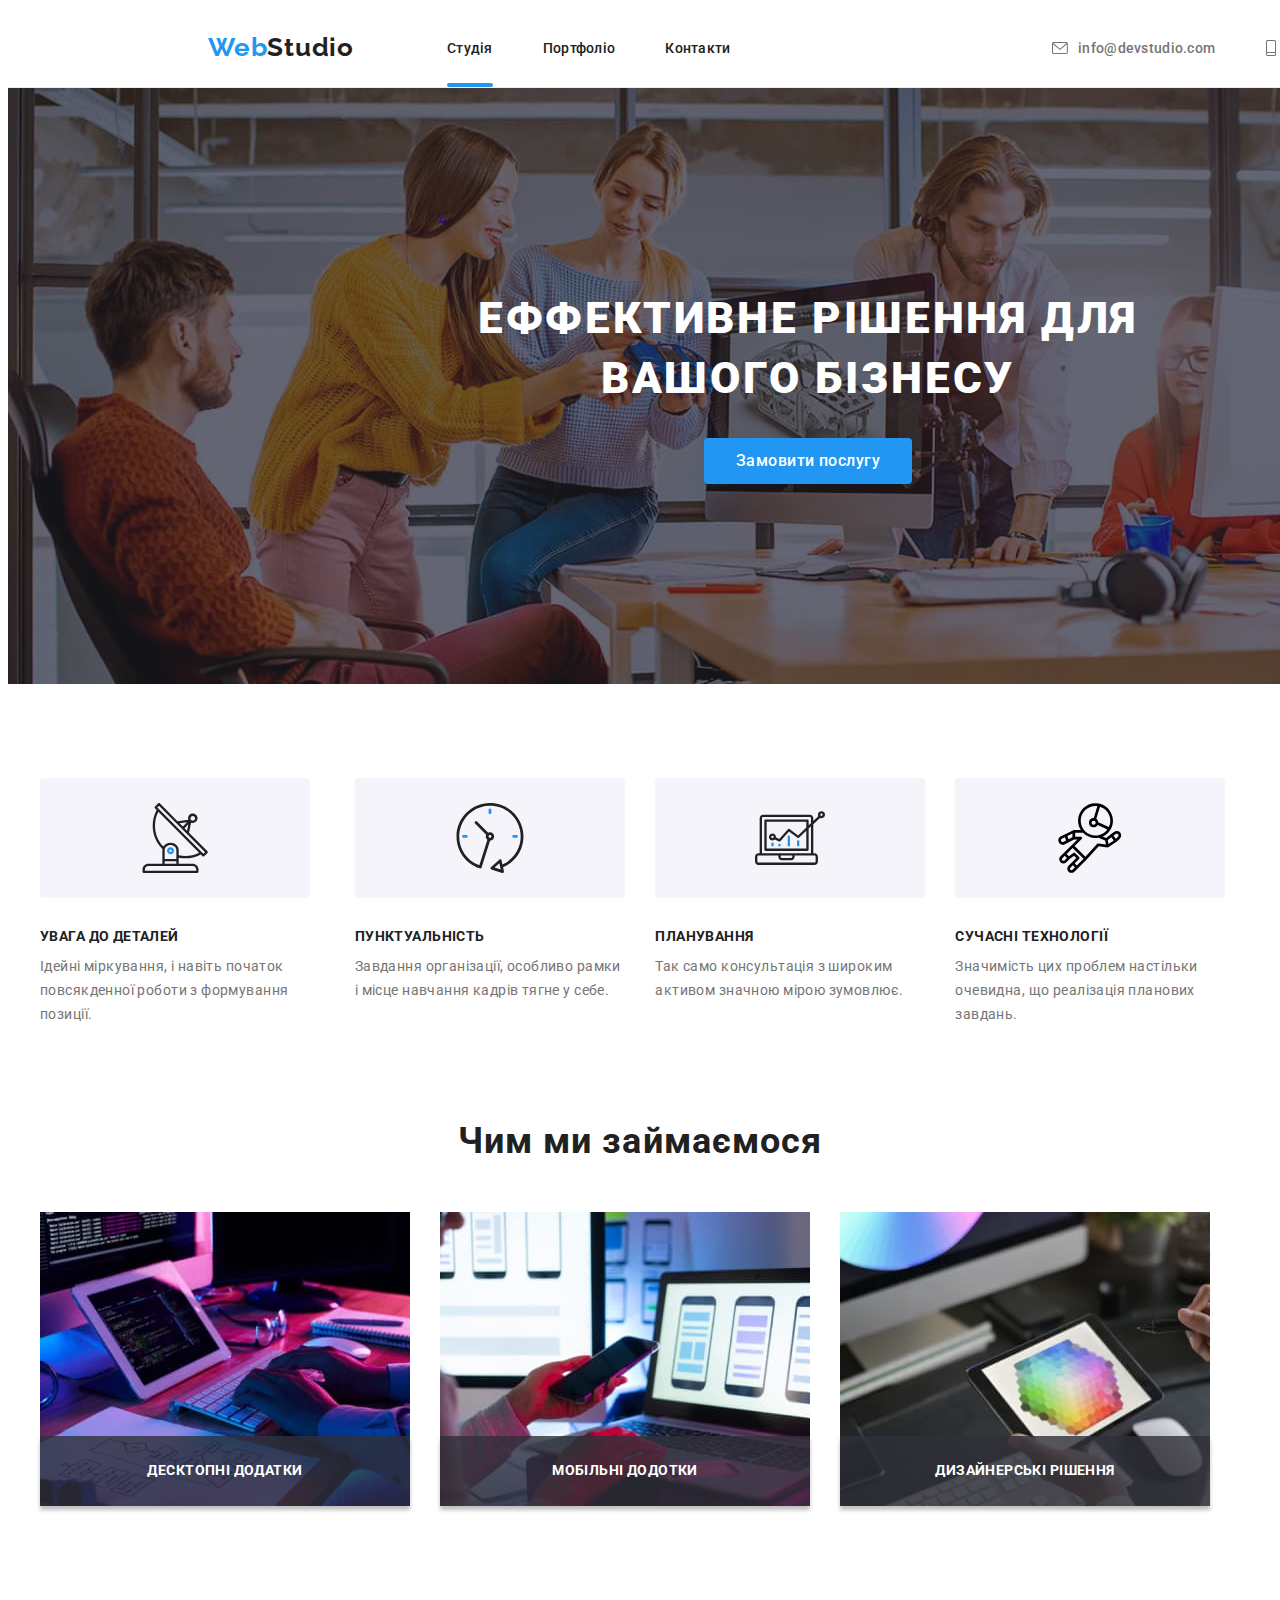
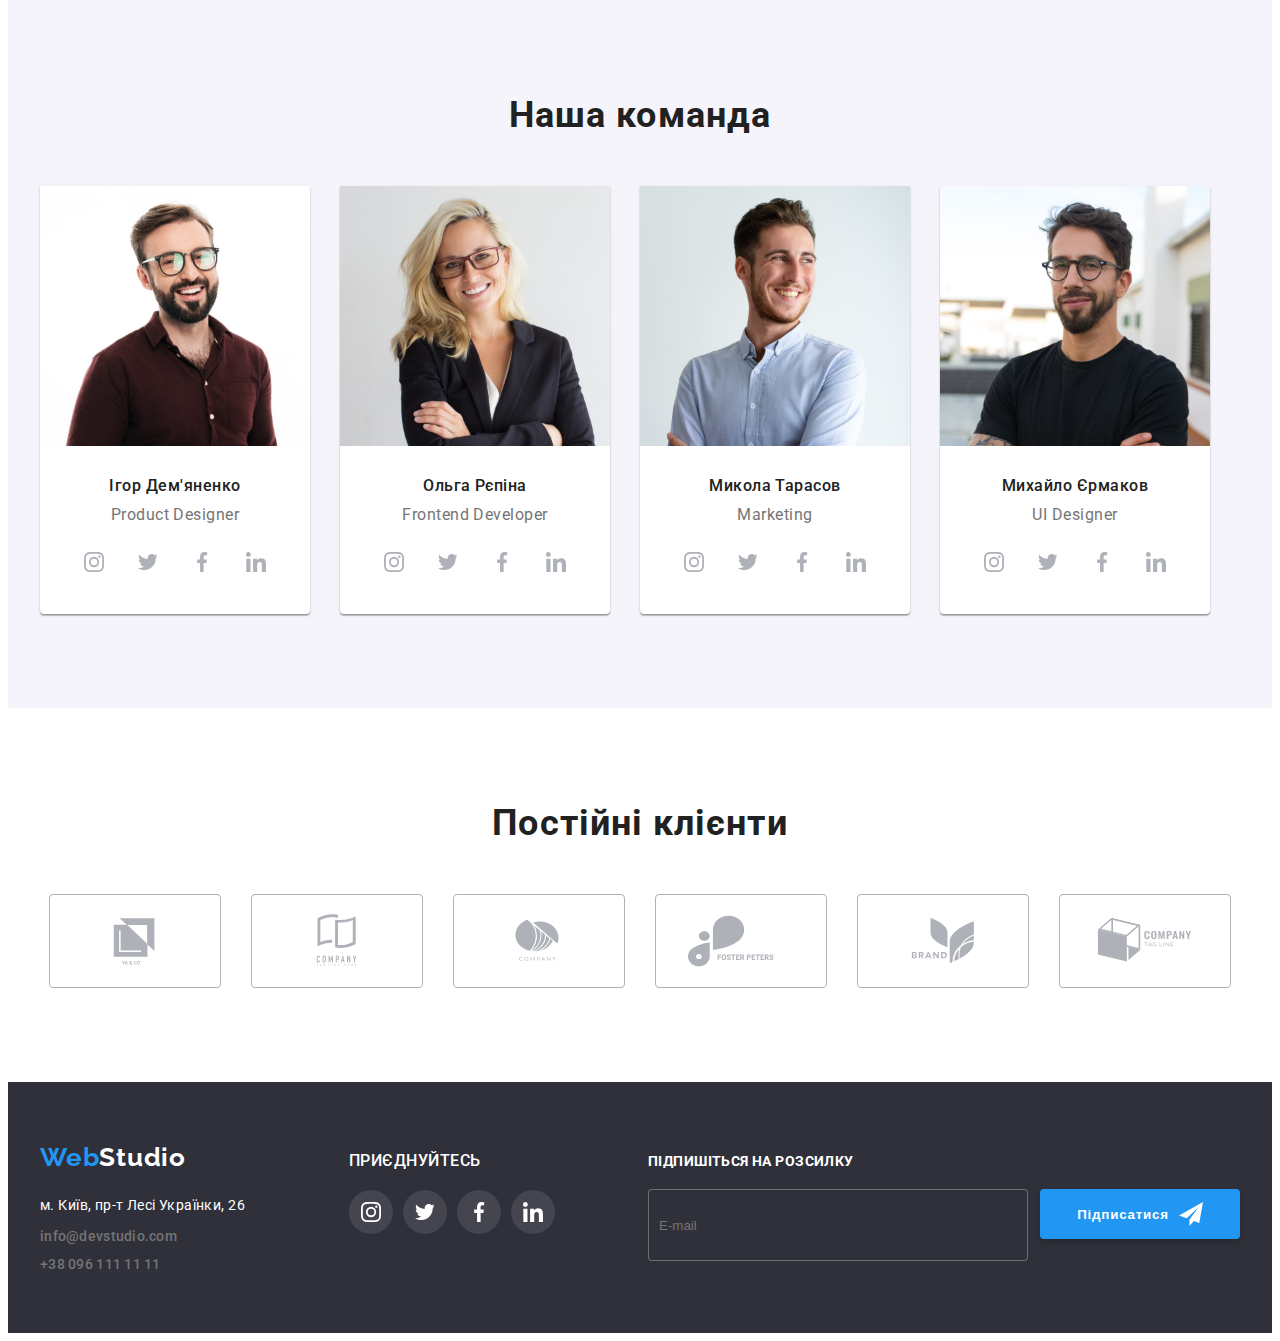
<file: index.html>
<!DOCTYPE html>
<html lang="uk">
  <head>
    <meta charset="UTF-8" />
    <meta http-equiv="X-UA-Compatible" content="IE=edge" />
    <meta name="viewport" content="width=device-width, initial-scale=1.0" />
    <title>Студія</title>
    <link rel="preconnect" href="https://fonts.googleapis.com">
<link rel="preconnect" href="https://fonts.gstatic.com" crossorigin>
<link href="https://fonts.googleapis.com/css2?family=Raleway:wght@700&family=Roboto:wght@400;500;700;900&display=swap" 
rel="stylesheet">
<link rel="stylesheet" href="https://cdnjs.cloudflare.com/ajax/libs/modern-normalize/1.1.0/modern-normalize.min.css" integrity="sha512-wpPYUAdjBVSE4KJnH1VR1HeZfpl1ub8YT/NKx4PuQ5NmX2tKuGu6U/JRp5y+Y8XG2tV+wKQpNHVUX03MfMFn9Q==" crossorigin="anonymous" referrerpolicy="no-referrer" />
<link rel="stylesheet" href="./css/styles.css">
  </head>
  <body >
    <header class="header ">
      <div class="container header-wrap ">
        <nav class="header-wrap "> 
        <!--Лого-->
        <a href="./index.html" class="link logo">Web<samp class="logo-accent">Studio</samp> </a>
        <!--Меню-->
        <ul class="header-list list header-wrap">
          <li class="header-item">
            <a class="header-link link carrent" href="./index.html">Студія</a>
          </li>
          <li class="header-item">
            <a class="header-link link" href="./portfolio.html">Портфоліо</a>
          </li>
          <li class="header-item">
            <a class="header-link link" href="">Контакти</a>
          </li>
        </ul>
      </nav> 
      <!--Контакти-->
      <ul class="contakt-list list header-wrap">
      <li class="contakt-item">
        <a class="contakt-link contakt-link-wrap link"  href="mailto::info@devstudio.com">
          <svg class="contakt-icon-icon" width="16px" height="12px">
                    <use href="./imeges/symbol-defs.svg#icon-mail">
                    </use>
                  </svg> info@devstudio.com
                </a>
        </li>
        <li class="contakt-item">
      <a class="contakt-link contakt-link-wrap link" href="tel:+380961111111">
          <svg class="contakt-icon-icon" width="12px" height="16px">
                    <use href="./imeges/symbol-defs.svg#icon-tel">
                    </use>
                  </svg>
               +38 096 111 11 11
              </a>
      </li>
       </ul>
       </div>   
    </header>
    <!--Мейн-->
    <main>
      <section class="hero section ">
          <div class="container ">  
      <h1 class="hero-title">Еффективне рішення для вашого бізнесу</h1>
      <button type="button" class="hero-btb" data-modal-open>Замовити послугу</button>
    </div>
    </section>
     <!--Наші переваги--> 
    <section class="about section">
      <div class="container ">
      <h2 class="about-title">Наші переваги</h2>
        <ul class="about-list list wrap">
        <li class="about-item">
          <div class="abaut-icon"><svg class="" width="70px" height="70px">
            <use href="./imeges/symbol-defs.svg#icon-vektor-v"></use>
          </svg>
          </div>
          <h3 class="about-after-title">УВАГА ДО ДЕТАЛЕЙ</h3>
          <p class="about-text">
            Ідейні міркування, і навіть початок повсякденної роботи з формування
            позиції.
          </p>
        </li>
        <li class="about-item"> 
          <div class="abaut-icon"><svg class="" width="70px" height="70px">
            <use href="./imeges/symbol-defs.svg#icon-vektor-t"></use>
          </svg>
          </div>
          <h3 class="about-after-title">ПУНКТУАЛЬНІСТЬ</h3>
          <p class="about-text">
            Завдання організації, особливо рамки і місце навчання кадрів тягне у
            себе.
          </p>
        </li>
        <li  class="about-item">
          <div class="abaut-icon"><svg class="" width="70px" height="70px">
            <use href="./imeges/symbol-defs.svg#icon-vektor-tr"></use>
          </svg>
          </div>
          <h3 class="about-after-title">ПЛАНУВАННЯ</h3>
          <p class="about-text">
            Так само консультація з широким активом значною мірою зумовлює.</p>
        </li>
        <li>
          <div class="abaut-icon"><svg class="" width="70px" height="70px">
            <use href="./imeges/symbol-defs.svg#icon-vektor-f"></use>
          </svg>
          </div>
          <h3 class="about-after-title">СУЧАСНІ ТЕХНОЛОГІЇ </h3>
          <p class="about-text">
            Значимість цих проблем настільки очевидна, що реалізація планових
            завдань.
          </p>
        </li>
      </ul>
      </div>
      </section>
      <!--Чим ми займаємося-->
      <section class="project section">
        <div class="container ">
        <h2 class="project-title">Чим ми займаємося</h2>
        <ul class="project-list list wrap">
          <li class="project-item"><img src="./imeges/img.jpg" alt="tablet" width="370" />
          <p class="project-text">Десктопні додатки</p>
          </li>
          <li class="project-item"><img src="./imeges/img1.jpg" alt="laptop and smartphone" width="370" />
           <p class="project-text">Мобільні додотки</p>
          </li>
          <li class="project-item"><img src="./imeges/img2.jpg" alt="tablet" width="370" />
           <p class="project-text"> Дизайнерські рішення</p>
          </li>
        </ul>
       </div>
      </section>
      <!--Наша команда-->
      <section class="team section">
         <div class="container ">
        <h2 class="team-title">Наша команда</h2>
        <ul class="team-list list wrap">
          <li class="team-item">
              <img src="./imeges/timeimg1.jpg" alt="man" width="270"  />
              <div class="team-description">
                <h3 class="team-after-title">Ігор Дем'яненко</h3>
                 <p class="team-text"> Product Designer</p>
                 <ul class="team-icon-list list">
              <li class="team-icon-item">
                <a class="team-icon-link" href="">  
                  <svg class="team-icon-icon" width="20px" height="20px">
                    <use href="./imeges/symbol-defs.svg#icon-instagram">
                    </use>
                  </svg>
                </a>
              </li>
              <li class="team-icon-item">
                <a class="team-icon-link" href="">
                  <svg class="team-icon-icon" width="20px" height="20px">
                    <use href="./imeges/symbol-defs.svg#icon-tweter">
                    </use>
                  </svg>
                </a>
              </li>
              <li class="team-icon-item">
                <a class="team-icon-link" href="">
                  <svg class="team-icon-icon" width="20px" height="20px">
                    <use href="./imeges/symbol-defs.svg#icon-facebook">
                    </use>
                  </svg>
                </a>
              </li>
              <li class="team-icon-item">
                <a class="team-icon-link" href="">
                  <svg class="team-icon-icon" width="20px" height="20px">
                    <use href="./imeges/symbol-defs.svg#icon-linkedin">
                    </use>
                  </svg>
                </a>
              </li>

            </ul>
              </div>
          
          </li>
          <li class="team-item">
              <img src="./imeges/timeimg2.jpg" alt="woman" width="270" />
             <div class="team-description">
              <h3 class="team-after-title">Ольга Рєпіна </h3>
             <p class="team-text">Frontend Developer</p>
             <ul class="team-icon-list list">
              <li class="team-icon-item">
                <a class="team-icon-link" href="">  
                  <svg class="team-icon-icon" width="20px" height="20px">
                    <use href="./imeges/symbol-defs.svg#icon-instagram">
                    </use>
                  </svg>
                </a>
              </li>
              <li class="team-icon-item">
                <a class="team-icon-link" href="">
                  <svg class="team-icon-icon" width="20px" height="20px">
                    <use href="./imeges/symbol-defs.svg#icon-tweter">
                    </use>
                  </svg>
                </a>
              </li>
              <li class="team-icon-item">
                <a class="team-icon-link" href="">
                  <svg class="team-icon-icon" width="20px" height="20px">
                    <use href="./imeges/symbol-defs.svg#icon-facebook">
                    </use>
                  </svg>
                </a>
              </li>
              <li class="team-icon-item">
                <a class="team-icon-link" href="">
                  <svg class="team-icon-icon" width="20px" height="20px">
                    <use href="./imeges/symbol-defs.svg#icon-linkedin">
                    </use>
                  </svg>
                </a>
              </li>

            </ul>
             </div>
          </li>
          <li class="team-item">
              <img src="./imeges/timeimg3.jpg" alt="man" width="270" />
              <div class="team-description">
              <h3 class="team-after-title">Микола Тарасов</h3>
              <p class="team-text">Marketing</p> 
              <ul class="team-icon-list list">
              <li class="team-icon-item">
                <a class="team-icon-link" href="">  
                  <svg class="team-icon-icon" width="20px" height="20px">
                    <use href="./imeges/symbol-defs.svg#icon-instagram">
                    </use>
                  </svg>
                </a>
              </li>
              <li class="team-icon-item">
                <a class="team-icon-link" href="">
                  <svg class="team-icon-icon" width="20px" height="20px">
                    <use href="./imeges/symbol-defs.svg#icon-tweter">
                    </use>
                  </svg>
                </a>
              </li>
              <li class="team-icon-item">
                <a class="team-icon-link" href="">
                  <svg class="team-icon-icon" width="20px" height="20px">
                    <use href="./imeges/symbol-defs.svg#icon-facebook">
                    </use>
                  </svg>
                </a>
              </li>
              <li class="team-icon-item">
                <a class="team-icon-link" href="">
                  <svg class="team-icon-icon" width="20px" height="20px">
                    <use href="./imeges/symbol-defs.svg#icon-linkedin">
                    </use>
                  </svg>
                </a>
              </li>

            </ul>
              </div>
          </li>
          <li class="team-item">
              <img src="./imeges/timeimg4.jpg" alt="man" width="270" />
              <div class="team-description ">
              <h3 class="team-after-title">Михайло Єрмаков</h3>
              <p class="team-text"> UI Designer</p>
              <ul class="team-icon-list list">
              <li class="team-icon-item">
                <a class="team-icon-link" href="">  
                  <svg class="team-icon-icon" width="20px" height="20px">
                    <use href="./imeges/symbol-defs.svg#icon-instagram">
                    </use>
                  </svg>
                </a>
              </li>
              <li class="team-icon-item">
                <a class="team-icon-link" href="">
                  <svg class="team-icon-icon" width="20px" height="20px">
                    <use href="./imeges/symbol-defs.svg#icon-tweter">
                    </use>
                  </svg>
                </a>
              </li>
              <li class="team-icon-item">
                <a class="team-icon-link" href="">
                  <svg class="team-icon-icon" width="20px" height="20px">
                    <use href="./imeges/symbol-defs.svg#icon-facebook">
                    </use>
                  </svg>
                </a>
              </li>
              <li class="team-icon-item">
                <a class="team-icon-link" href="">
                  <svg class="team-icon-icon" width="20px" height="20px">
                    <use href="./imeges/symbol-defs.svg#icon-linkedin">
                    </use>
                  </svg>
                </a>
              </li>

            </ul> 
              </div>
          </li>
        </ul>
         </div>
      </section>
      <!-------ПОСТІЙНІ_КЛІЄНТИ------------>
      <section class="customers section">
        <div class="container">
        <h2 class="customers-title team-title" >Постійні клієнти</h2>
        <ul class="customers-list list">

         <li class="customers-item">
          <a class="customers-link" href="">
          <svg class="customers-icon" width="106px" height="60px">
            <use href="./imeges/symbol-defs.svg#icon-logo-one" ></use>
          </svg>
          </a>
        </li>
        <li class="customers-item">
          <a class="customers-link" href="">
          <svg class="customers-icon" width="106px" height="60px">
            <use href="./imeges/symbol-defs.svg#icon-logo" ></use>
          </svg>
          </a>
        </li>
        <li class="customers-item">
          <a class="customers-link" href="">
          <svg class="customers-icon" width="106px" height="60px">
            <use href="./imeges/symbol-defs.svg#icon-logo-two" ></use>
          </svg>
          </a>
        </li>
        <li class="customers-item">
          <a class="customers-link" href="">
          <svg class="customers-icon" width="106px" height="60px">
            <use href="./imeges/symbol-defs.svg#icon-logo-three " ></use>
          </svg>
          </a>
        </li>
        <li class="customers-item">
          <a class="customers-link" href="">
          <svg class="customers-icon" width="106px" height="60px">
            <use href="./imeges/symbol-defs.svg#icon-logo-four" ></use>
          </svg>
          </a>
        </li>
        <li class="customers-item">
          <a class="customers-link" href="">
          <svg class="customers-icon" width="106px" height="60px">
            <use href="./imeges/symbol-defs.svg#icon-logo-five" ></use>
          </svg>
          </a>
        </li>
        </ul>
        </div>
      </section>  
    </main>
    <!--Футер-->
    <footer class="footer">
      <div class="container footer-box ">
        <div class="footer-contact-box">
        <a href="./index.html" class="link logo-foter ">Web<span class="logo-accent-footer">Studio</span> </a>
      <address class="footer-adress">
      <ul class="footer-list list">
    <li class="footer-iten">
        <a class="footer-link link" href="https://goo.gl/maps/iibPYUfsiWBmzwQZ7" target="_blank"
      rel="noopener noreferrer nonFOLOW">м. Київ, пр-т Лесі Українки, 26 
    </a> 
    </li>
     <li class="footer-iten">
       <a class="contakt-link link" href="mailto:info@devstudio.com">info@devstudio.com</a>
     </li>
      <li class="footer-iten">
        <a class="contakt-link link" href="tel:+380961111111">+38 096 111 11 11 </a>
      </li>
      </ul>
      </address>

      </div>

      <div class="footer-icon-box">
        <h3 class="footer-icon-title">ПРИЄДНУЙТЕСЬ</h3>
        <ul class="footer-icon-list list">
              <li class="footer-icon-item">
                <a class="footer-icon-link" href="">  
                  <svg class="footer-icon-icon" width="20px" height="20px">
                    <use href="./imeges/symbol-defs.svg#icon-instagram">
                    </use>
                  </svg>
                </a>
              </li>
              <li class="footer-icon-item">
                <a class="footer-icon-link" href="">
                  <svg class="footer-icon-icon" width="20px" height="20px">
                    <use href="./imeges/symbol-defs.svg#icon-tweter">
                    </use>
                  </svg>
                </a>
              </li>
              <li class="footer-icon-item">
                <a class="footer-icon-link" href="">
                  <svg class="footer-icon-icon" width="20px" height="20px">
                    <use href="./imeges/symbol-defs.svg#icon-facebook">
                    </use>
                  </svg>
                </a>
              </li>
              <li class="footer-icon-item">
                <a class="footer-icon-link" href="">
                  <svg class="footer-icon-icon" width="20px" height="20px">
                    <use href="./imeges/symbol-defs.svg#icon-linkedin">
                    </use>
                  </svg>
                </a>
              </li>
            </ul>
            </div>
        <form class="footer-form">
          <h3 class="title-email-footer">ПІДПИШІТЬСЯ НА РОЗСИЛКУ</h3> 
          <div class="email-imput-wrap">
          <input  type="email"
               name="useremail"
               class="imput-email-footer"
               placeholder="E-mail"
               /> 
                 <button type="submit" class="btb-email-foter">Підписатися  
                   <svg class="foter-btb-icon" width="24px" height="24px">
                    <use href="./imeges/symbol-defs.svg#icon-icon-send">
                    </use>
                  </svg>
                </button>
               </div>
               </form>   
              </div>
    </footer>
    <!-- Модалка -->
    <div class="bacdrop is-hidden" data-modal>
      <div class="modal">
        <button type="button" class="modal-button-close" data-modal-close> 
          <svg class="" width="10px" height="10px">
                    <use href="./imeges/symbol-defs.svg#icon-modalbutton">
                    </use>
                  </svg>
                    </button>
                   <h2 class="modal-title">
                    Залиште свої дані, ми вам передзвонимо
                  </h2>
                  <form class="oline-form">
                    <div class="modal-imput-position">
                  <label for="username" class="modal-text-label">Ім'я</label>
                    <div class="modal-imput-icon-position">
                    <input  type="text"
                     name="username"
                      class="modal-imput"
                       placeholder="Ім'я"
                       id="username"
                       />
                    <svg class="modal-imput-icon" width="12px" height="12px">
                    <use href="./imeges/symbol-defs.svg#icon-person-black">
                    </use>
                  </svg>
                </div>
                  </div>
                   <div class="modal-imput-position">
                  <label for="usertel" class="modal-text-label">Телефон</label>
                    <div class="modal-imput-icon-position">
                    <input  type="tel"
                     name="usertel" 
                     class="modal-imput"
                     id="usertel"
                      placeholder="Телефон"/>
                    <svg class="modal-imput-icon"
                     width="13px"
                      height="13px">
                    <use href="./imeges/symbol-defs.svg#icon-phone-black">
                    </use>
                  </svg>
                </div>
                  
                  </div>
                  
                  <div class="modal-imput-position">
                  <label for="useremail" class="modal-text-label">Пошта</label>
                    <div class="modal-imput-icon-position">
                    <input  type="email"
                     name="useremail"
                      class="modal-imput" 
                      placeholder="Пошта"
                      id="useremail"/>
                    <svg class="modal-imput-icon" width="15px" height="12px">
                    <use href="./imeges/symbol-defs.svg#icon-email-black">
                    </use>
                  </svg>
                </div>
                  
                  </div>
                  
                  <div class="modal-imput-textarea-position">
                  <label for="feedback" class="modal-text-label">Коментар</label>
                    <textarea class="textarea-modal"
                     name="feedback" 
                     rows="5" 
                     placeholder="Введіть текст"
                     id="feedback"
                     >
                     
                    </textarea>
                 
                  </div>
                <div class="modal-checkbox-position">
                   <input class="modal-checkbox" 
                          type="checkbox" 
                          name="agree"
                          id="agree" 
                          value="true"
                          />
                          <label for="agree" class="modal-checkbox-label" >
                            <span class="checkbox-castom">
                            <svg class="modal-checkbox-icon" width="11px" height="8px">
                               <use href="./imeges/symbol-defs.svg#icon-checkbox"></use>
                                      </svg> 
                                      </span>
                                  <div class="modal-checkbox-text">Погоджуюся з розсилкою та приймаю</div><a href="" class="modal-checkbox-link">Умови договору</a>
                                  </label>
                  </div>
                  <div class="modal-btb-position">
                  <button class="modal-btb-send  " type="submit">
                    <span class="modal-btb-send-text">Відправити</span>
                  </button>
                </div>
                  </form>
                  </div>

      </div>
    <script src="./js/modal.js"></script>
  </body>
</html>
</file>
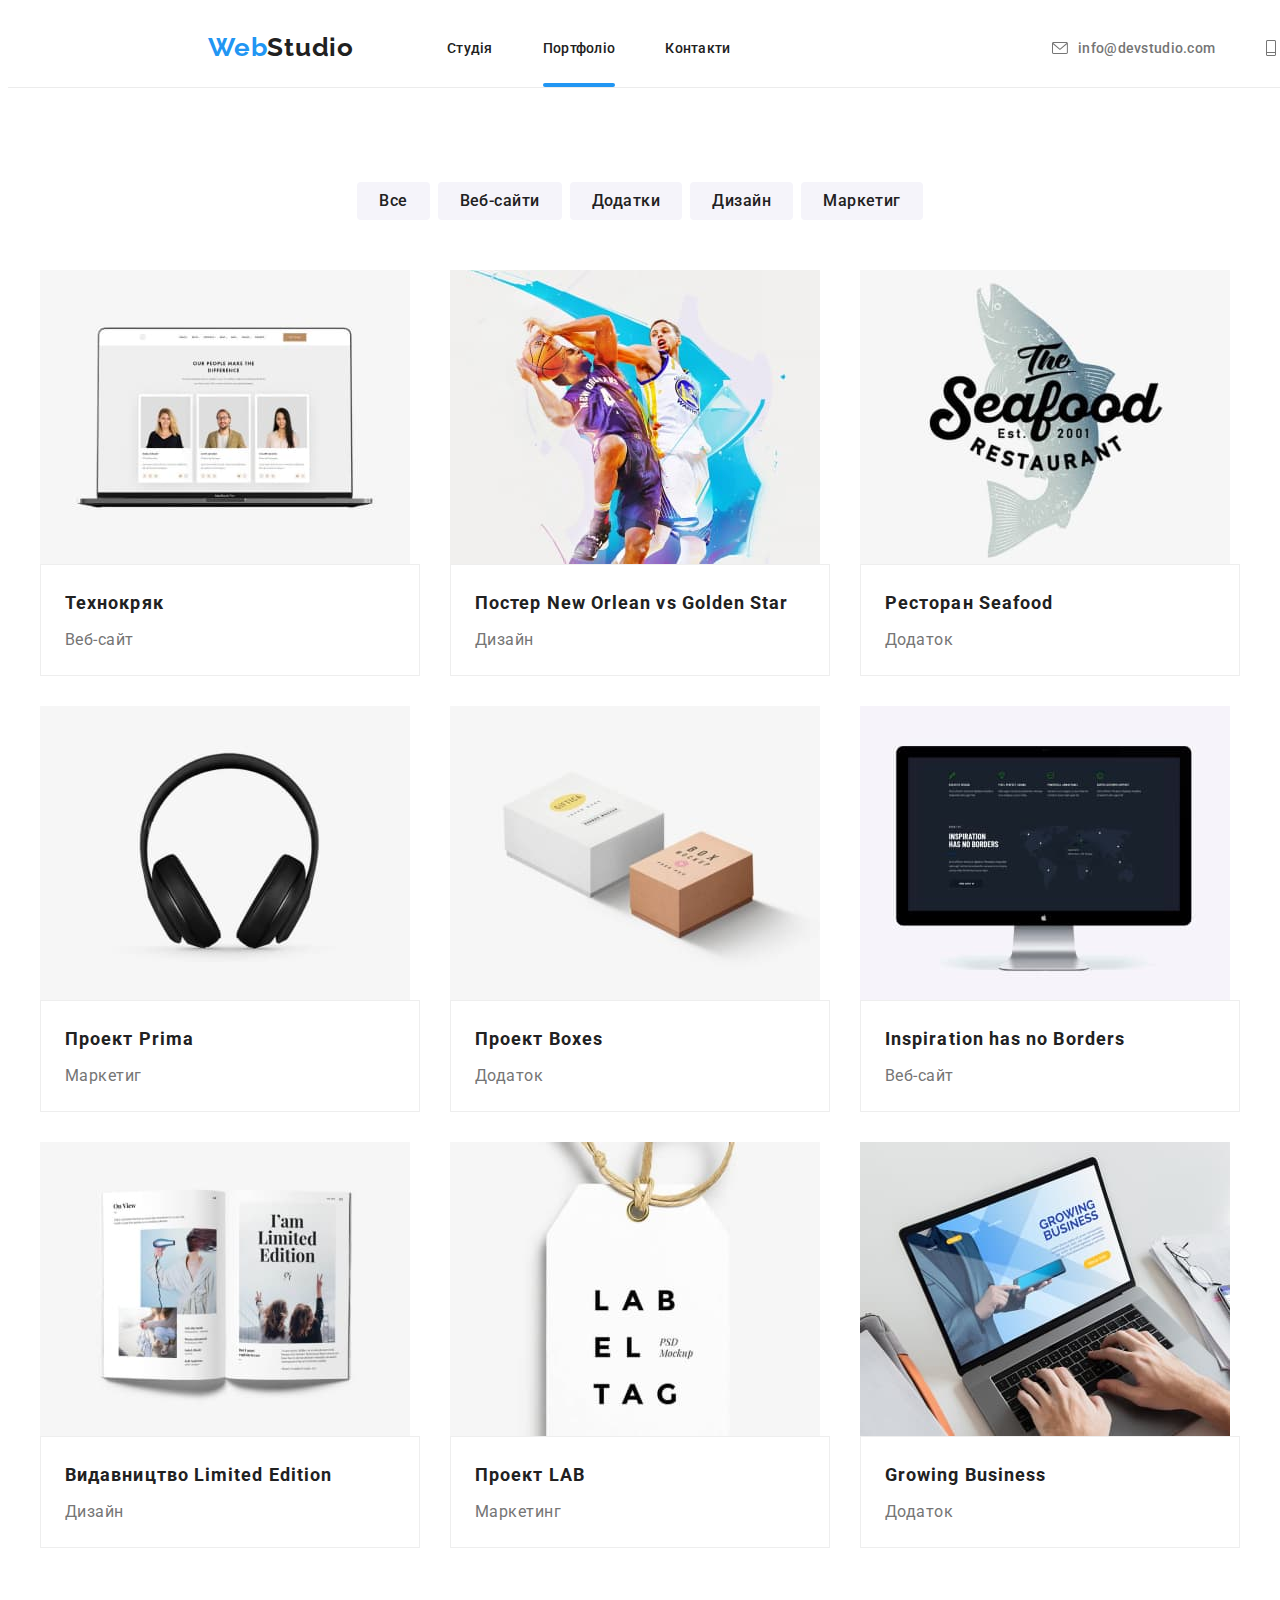
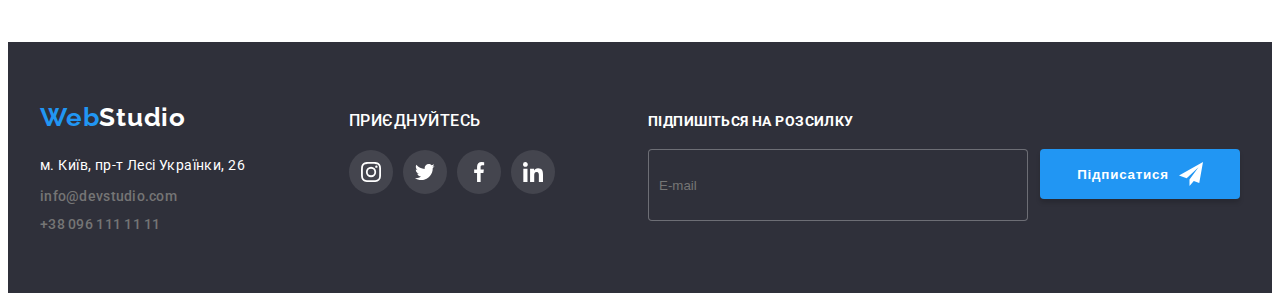
<file: portfolio.html>
<!DOCTYPE html>
<html lang="uk">
<head>
    <meta charset="UTF-8" >
    <meta http-equiv="X-UA-Compatible" content="IE=edge">
    <meta name="viewport" content="width=device-width, initial-scale=1.0" />
    <title>Портфоліо</title>
     <link rel="preconnect" href="https://fonts.googleapis.com">
     <link rel="preconnect" href="https://fonts.gstatic.com" crossorigin>
     <link href="https://fonts.googleapis.com/css2?family=Raleway:wght@700&family=Roboto:wght@400;500;700;900&display=swap" 
rel="stylesheet">
<link rel="stylesheet" href="https://cdnjs.cloudflare.com/ajax/libs/modern-normalize/1.1.0/modern-normalize.min.css" integrity="sha512-wpPYUAdjBVSE4KJnH1VR1HeZfpl1ub8YT/NKx4PuQ5NmX2tKuGu6U/JRp5y+Y8XG2tV+wKQpNHVUX03MfMFn9Q==" crossorigin="anonymous" referrerpolicy="no-referrer" />
<link rel="stylesheet" href="./css/styles.css">
    </head>
    <body>
   <header class="header ">
      <div class="container header-wrap ">
        <nav class="header-wrap "> 
        <!--Лого-->
        <a href="./index.html" class="link logo">Web<samp class="logo-accent">Studio</samp> </a>
        <!--Меню-->
        <ul class="header-list list header-wrap">
          <li class="header-item">
            <a class="header-link link" href="./index.html">Студія</a>
          </li>
          <li class="header-item">
            <a class="header-link link carrent" href="./portfolio.html">Портфоліо</a>
          </li>
          <li class="header-item">
            <a class="header-link link" href="">Контакти</a>
          </li>
        </ul>
      </nav> 
      <!--Контакти-->
      <ul class="contakt-list list header-wrap">
      <li class="contakt-item">
        <a class="contakt-link contakt-link-wrap link"  href="mailto::info@devstudio.com">
          <svg class="contakt-icon-icon" width="16px" height="12px">
                    <use href="./imeges/symbol-defs.svg#icon-mail">
                    </use>
                  </svg> info@devstudio.com
                </a>
        </li>
        <li class="contakt-item">
      <a class="contakt-link contakt-link-wrap link" href="tel:+380961111111">
          <svg class="contakt-icon-icon" width="12px" height="16px">
                    <use href="./imeges/symbol-defs.svg#icon-tel">
                    </use>
                  </svg>
               +38 096 111 11 11
              </a>
      </li>
       </ul>
       </div>   
    </header>
    <!--Мейн-->
    <main>
      <section class="work section" >
        <div class="container" >
        <h1 class="work-title">Наші роботи</h1>
        <ul class="work-list list " >
            <li class="work-item">
              <button class="work-btb" type="button">Все</button> </li>
            <li class="work-item">
              <button class="work-btb" type="button">Веб-сайти</button></li>
            <li class="work-item">
              <button class="work-btb" type="button">Додатки</button></li>
            <li class="work-item">
              <button class="work-btb" type="button">Дизайн</button></li>
            <li class="work-item">
              <button class="work-btb" type="button">Маркетиг</button></li>
        </ul>
        <ul class="work-list-projekts list" >
            <li class="work-item-projekts">
                <a href="" class="work-item-link link">
                  <div class="work-top-wrap">
                  <img src="./imeges/technologies.jpg" alt="laptop"
                width="370">
                 <p class="work-ap-text"> Ресурс пропонує комплексні 
                    пропозиції з різним рівнем функціоналу та сервісів. 
                    Все це дозволить відвідувачу отримати вичерпні 
                    відомості про компанію чи приватну особу.
                  </p>
                 </div>
                <div class="work-description" >
                <h2 class="work-after-title">Технокряк</h2>
                <p class="work-text">Веб-сайт</p>
                </div>
                </a>
            </li>
            <li class="work-item-projekts">
                <a href="" class="work-item-link link">
                  <div class="work-top-wrap">
                  <img src="./imeges/poster.jpg " alt="poster">
                  <p class="work-ap-text"> Ресурс пропонує комплексні 
                    пропозиції з різним рівнем функціоналу та сервісів. 
                    Все це дозволить відвідувачу отримати вичерпні 
                    відомості про компанію чи приватну особу.
                  </p>
                 </div>
                <div class="work-description" >
                <h2 class="work-after-title">Постер New Orlean vs Golden Star</h2>
                <p class="work-text">Дизайн</p>
                </div>
                </a>
            </li>
            <li class="work-item-projekts">
               <a href="" class="work-item-link link">
                <div class="work-top-wrap">
                  <img src="./imeges/restaurant.jpg" alt="logo-restaurant ">
                   <p class="work-ap-text"> Ресурс пропонує комплексні 
                    пропозиції з різним рівнем функціоналу та сервісів. 
                    Все це дозволить відвідувачу отримати вичерпні 
                    відомості про компанію чи приватну особу.
                  </p>
                 </div>
                <div class="work-description" >
                <h2 class="work-after-title" >Ресторан Seafood</h2>
                <p class="work-text" >Додаток</p>
                </div>
                </a>
            </li>
            <li class="work-item-projekts">
                <a href="" class="work-item-link link">
                  <div class="work-top-wrap">
                  <img src="./imeges/prima.jpg" alt="headphone">
                   <p class="work-ap-text"> Ресурс пропонує комплексні 
                    пропозиції з різним рівнем функціоналу та сервісів. 
                    Все це дозволить відвідувачу отримати вичерпні 
                    відомості про компанію чи приватну особу.
                  </p>
                 </div>
                <div class="work-description" >
                <h2 class="work-after-title">Проект Prima</h2>
                <p class="work-text">Маркетиг</p>
                </div>
                 </a>
            </li>
            <li class="work-item-projekts">
                <a href="" class="work-item-link link">
                  <div class="work-top-wrap">
                  <img src="./imeges/boxes.jpg" alt="boxes">
                   <p class="work-ap-text"> Ресурс пропонує комплексні 
                    пропозиції з різним рівнем функціоналу та сервісів. 
                    Все це дозволить відвідувачу отримати вичерпні 
                    відомості про компанію чи приватну особу.
                  </p>
                 </div>
                <div class="work-description">
                <h2 class="work-after-title">Проект Boxes</h2>
                <p class="work-text">Додаток</p>
                </div>
                 </a>
            </li>
            <li class="work-item-projekts">
                <a href="" class="work-item-link link">
                  <div class="work-top-wrap">
                  <img src="./imeges/inspiration.jpg" alt="macbook">
                   <p class="work-ap-text"> Ресурс пропонує комплексні 
                    пропозиції з різним рівнем функціоналу та сервісів. 
                    Все це дозволить відвідувачу отримати вичерпні 
                    відомості про компанію чи приватну особу.
                  </p>
                 </div>
                <div class="work-description" >
                <h2 class="work-after-title">Inspiration has no Borders</h2>
                <p class="work-text">Веб-сайт</p>
                </div>
                </a>
            </li>
            <li   class="work-item-projekts">
                <a href="" class="work-item-link link">
                  <div class="work-top-wrap">
                <img src="./imeges/limitededition.jpg" alt="book">
                <p class="work-ap-text"> Ресурс пропонує комплексні 
                    пропозиції з різним рівнем функціоналу та сервісів. 
                    Все це дозволить відвідувачу отримати вичерпні 
                    відомості про компанію чи приватну особу.
                  </p>
                 </div>
                <div class="work-description" >
              <h2 class="work-after-title">Видавництво Limited Edition</h2>
                <p class="work-text">Дизайн</p>
                </div>
                </a>
            </li> 
            <li class="work-item-projekts">
              <a href="" class="work-item-link link">
                <div class="work-top-wrap">
                <img src="./imeges/lab.jpg" alt="tag">
                <p class="work-ap-text"> Ресурс пропонує комплексні 
                    пропозиції з різним рівнем функціоналу та сервісів. 
                    Все це дозволить відвідувачу отримати вичерпні 
                    відомості про компанію чи приватну особу.
                  </p>
                 </div>
                <div class="work-description" >
              <h2 class="work-after-title">Проект LAB</h2>
                <p class="work-text">Маркетинг</p>
                </div>
                </a> 
            </li>
            <li class="work-item-projekts">
              <a href="" class="work-item-link link">
                <div class="work-top-wrap">
              <img src="./imeges/growingbusiness.jpg" alt="laptop">
              <p class="work-ap-text"> Ресурс пропонує комплексні 
                    пропозиції з різним рівнем функціоналу та сервісів. 
                    Все це дозволить відвідувачу отримати вичерпні 
                    відомості про компанію чи приватну особу.
                  </p>
                 </div>
                <div class="work-description" >
              <h2 class="work-after-title">Growing Business</h2>
                <p class="work-text">Додаток</p>
                </div>
                </a> 
            </li>
        </ul>
        </div>
        </section>
    </main>
<!--Футер-->
<footer class="footer">
  <div class="container footer-box ">
    <div class="footer-contact-box">
    <a href="./index.html" class="link logo-foter ">Web<span class="logo-accent-footer">Studio</span> </a>
  <address class="footer-adress">
  <ul class="footer-list list">
<li class="footer-iten">
    <a class="footer-link link" href="https://goo.gl/maps/iibPYUfsiWBmzwQZ7" target="_blank"
  rel="noopener noreferrer nonFOLOW">м. Київ, пр-т Лесі Українки, 26 
</a> 
</li>
 <li class="footer-iten">
   <a class="contakt-link link" href="mailto:info@devstudio.com">info@devstudio.com</a>
 </li>
  <li class="footer-iten">
    <a class="contakt-link link" href="tel:+380961111111">+38 096 111 11 11 </a>
  </li>
  </ul>
  </address>

  </div>

  <div class="footer-icon-box">
    <h3 class="footer-icon-title">ПРИЄДНУЙТЕСЬ</h3>
    <ul class="footer-icon-list list">
          <li class="footer-icon-item">
            <a class="footer-icon-link" href="">  
              <svg class="footer-icon-icon" width="20px" height="20px">
                <use href="./imeges/symbol-defs.svg#icon-instagram">
                </use>
              </svg>
            </a>
          </li>
          <li class="footer-icon-item">
            <a class="footer-icon-link" href="">
              <svg class="footer-icon-icon" width="20px" height="20px">
                <use href="./imeges/symbol-defs.svg#icon-tweter">
                </use>
              </svg>
            </a>
          </li>
          <li class="footer-icon-item">
            <a class="footer-icon-link" href="">
              <svg class="footer-icon-icon" width="20px" height="20px">
                <use href="./imeges/symbol-defs.svg#icon-facebook">
                </use>
              </svg>
            </a>
          </li>
          <li class="footer-icon-item">
            <a class="footer-icon-link" href="">
              <svg class="footer-icon-icon" width="20px" height="20px">
                <use href="./imeges/symbol-defs.svg#icon-linkedin">
                </use>
              </svg>
            </a>
          </li>
        </ul>
        </div>
    <form class="footer-form">
      <h3 class="title-email-footer">ПІДПИШІТЬСЯ НА РОЗСИЛКУ</h3> 
      <div class="email-imput-wrap">
      <input  type="email"
           name="useremail"
           class="imput-email-footer"
           placeholder="E-mail"
           /> 
             <button type="submit" class="btb-email-foter">Підписатися  
               <svg class="foter-btb-icon" width="24px" height="24px">
                <use href="./imeges/symbol-defs.svg#icon-icon-send">
                </use>
              </svg>
            </button>
           </div>
           </form>   
          </div>
</footer>

  </body>
</html>
</file>
<file: css/styles.css>
:root{
  --body-text-color:#212121;
  --color-h1-title:#FFFFFF;
  --text-link-color-hover:#2196F3;
  --title-color:#212121;
  --text-color:#757575;
  --buton-background-color-hover:#064f8a;;
  --color-ddress:#757575;
  --tex-buton-color:#FFFFFF;
  --buton-background-color:#2196F3;
  --hero-backgrount-color: #2F303A;
  --fotter-backgrount-color:#2F303A;
  --team-backgrount-color:#F5F4FA;
  --logo-one-color:#2196F3;
  --logo-two-color:#212121;
  --buton-work-color:#212121;
  --buton-work-backgrount-color:#F5F4FA;
  --buton-work-color-hover:#FFFFFF;
  --buton-work-backgrount-hover:#2196F3;
}
/* Скидання */
p,h1,h2,h3,h4,h5,h6{
  margin:0;
}
ul{
  margin: 0;
  padding-left: 0;
}
body{ font-family: 'Roboto',sans-serif;
color: var(--body-text-color);
}

.list {
list-style:none;
}
.link {
text-decoration:none;
}
.section{
  padding-top: 94px;
  padding-bottom: 94px;
}
img{
  display: block;
  max-width: 100%;
  height: auto;
}
/*--------HEDER------*/
.header{width: 1600px;
   margin: auto;
   background-repeat:no-repeat;
   background-position: center;
   background-size: cover;

  border-bottom:1px solid #ECECEC;  
}
.header-conect{
  margin-left: auto;
}
.header-nav{
}
.header-wrap{
  display: flex;
  align-items: center;
}
.container{
  width: 1200px;
  margin-left: auto;
  margin-right: auto;
  padding-left:15px;
  padding-right: 15px;
  /* outline: 2px solid red; */

}
.logo {
font-family:'Raleway',sans-serif;
font-style:none; 
font-weight: 700;
font-size: 26px;
line-height:calc(31/26);
letter-spacing: 0.03em;
color:var(--logo-one-color);
margin-right: 93px;
padding-top: 24px;
padding-bottom: 24px;
}
.logo-accent{
font-family:'Raleway',sans-serif;
font-style:none; 
font-weight: 700;
font-size: 26px;
line-height:calc(31/26);
letter-spacing: 0.03em;
color:var(--logo-two-color);
}
.header-list{
  text-align: center;
}
.header-item:not(:last-child){
  margin-right: 50px;
}

.header-link {
font-weight: 500;
font-size: 14px;
line-height: calc(16/14);
letter-spacing: 0.02em;
color:var(--title-color);
transition: color 250ms cubic-bezier(0.4, 0, 0.2, 1);

}
 .header-link:hover,
.header-link:focus{
  color:var(--text-link-color-hover);
}
.carrent{
  position: relative;
}
.carrent::after{
  position: absolute;
  content: "";
  width: 100%;
  height: 4px;
  border-radius: 4px;
  left: 0; 
  background-color: #2196F3;
  bottom: -31px;
}
.contakt-list{
text-align: center;
margin-left: auto;

}
.contakt-item:not(:last-child){
  margin-right:50px;
 
}

.contakt-link {
font-weight: 500;
font-size: 14px;
line-height:calc(16/14);
letter-spacing: 0.02em;
color:var(--color-ddress);

}
.contakt-link-wrap{
  display: flex;
align-items: center;
justify-content: center;
transition: color 250ms cubic-bezier(0.4, 0, 0.2, 1);
}

.contakt-link:hover,
.contakt-link:focus{
color:var(--text-link-color-hover);
}
.contakt-icon-icon{
  fill: currentColor;
  margin-right: 10px;
} 
/*--------------HERO-------------------*/
.hero{
  
  background-color: var(--hero-backgrount-color);
   text-align: center;
   padding-top: 200px;
   padding-bottom: 200px;
   background-image:
   linear-gradient(
    rgba(47, 48, 58, 0.4),
    rgba(47, 48, 58, 0.4))
   ,url(../imeges/bagraudhero.jpg);
   width: 1600px;
   margin-left: auto;
   margin-right: auto;
   background-repeat:no-repeat;
   background-position: center;
   background-size: cover;
  
  
}  
.hero-title {
font-weight: 900;
font-size: 44px;
line-height:calc(60/44);
text-align: center;
letter-spacing: 0.06em;
text-transform: uppercase;
color:var(--color-h1-title);
margin-bottom: 30px;
margin-left: auto;
margin-right: auto;
max-width: 696px;
}
.hero-btb {
font-family: inherit;
cursor:pointer;
font-weight: 500;
font-size: 16px;
line-height:calc(26/16);
text-align: center;
letter-spacing: 0.03em;
color: var(--tex-buton-color);
background:var(--buton-background-color);
border-radius: 4px; 
border: transparent;
padding-top: 10px;
padding-bottom: 10px;
padding-left: 32px;
padding-right: 32px;
transition:background-color 250ms cubic-bezier(0.4, 0, 0.2, 1);
}


.hero-btb:focus,
.hero-btb:hover{
background: var(--buton-background-color-hover);
}
/*-----------ABOUT_Наші переваги-------------*/
.about {
  
}
.wrap{
  display: flex;
}
.about-title {
  position: absolute;
  white-space: nowrap;
  width: 1px;
  height: 1px;
  overflow: hidden;
  border: 0;
  padding: 0;
  clip: rect(0 0 0 0);
  clip-path: inset(50%);
  margin: -1px;
}
.about-list {
}
.about-item:not(:last-child){
  margin-right:30px;
}
.about-after-title{
ffont-weight: 700;
font-size: 14px;
line-height: 16px;
letter-spacing: 0.03em;
text-transform: uppercase;
color:var(--title-color);
margin-bottom: 10px;
}
.about-text {
font-size: 14px;
line-height:calc(24 / 14);
letter-spacing: 0.03em;
color:var(--text-color);
}
.abaut-icon{
  border-radius:4px;
  width:270px;
  height: 120px;
  margin-bottom: 30px;
  display: flex;
  align-items: center;
  justify-content: center;
  background-color:#F5F4FA;
}
/*--------------------PROJECT----------------------------*/
.project 
{
  padding-top: 0;
}
.project-title {
font-weight: 700;
font-size: 36px;
line-height:calc(42 / 36);
text-align: center;
letter-spacing: 0.03em;
color:var(--title-color);
margin-bottom:50px;
}
.project-list {
}
.project-item{
  position: relative;
}
.project-item:not(:last-child) {
  margin-right: 30px;
}
.project-text{
  position: absolute;
    background-color: rgba(47, 48, 58, 0.8);
    width: 370px;
    height: 70px;
    box-shadow: 0px 4px 4px rgb(0 0 0 / 25%);
    font-weight: 700;
    font-size: 14px;
    line-height: 1.14;
    letter-spacing: 0.03em;
    text-transform: uppercase;
    color: #FFFFFF;
    bottom: 0;
    left: 0;
    display: flex;
    align-items: center;
    justify-content: center;
}

/*---------------------TEAM---------------------------------*/
.team {
  
  background-color: var(--team-backgrount-color);
}
.team-title {
font-weight: 700;
font-size: 36px;
line-height:calc( 42 / 36);
text-align: center;
letter-spacing: 0.03em;
color:var(--title-color);
margin-bottom: 50px;;
}
.team-list {
}
.list {
}
.team-item:not(:last-child) {
  margin-right: 30px;
}
.team-item{
  border: #757575;
  box-shadow: 0px 1px 3px rgba(0, 0, 0, 0.12), 0px 1px 1px rgba(0, 0, 0, 0.14), 0px 2px 1px rgba(0, 0, 0, 0.2);
  border-radius: 0px 0px 4px 4px;
  background-color: #FFFFFF;
}
.team-after-title {
font-weight: 500;
font-size: 16px;
line-height:calc(19 / 16);
text-align: center;
letter-spacing: 0.03em;
color:var(--title-color);
margin-bottom: 10px;
}
.team-text{
font-size: 16px;
line-height:calc(19 / 16);
text-align: center;
letter-spacing: 0.03em;
color:var(--text-color);
margin-bottom: 16px;
}
.team-description{
padding-top: 30px;
padding-bottom: 30px;}

.team-icon-list {display: flex;
  justify-content: center;
  gap:10px;
}
.team-icon-item {
 
}
.team-icon-link {
   width: 44px;
  height: 44px;
  border-radius: 50%;
  background-color:#FFFFFF;
  display: flex;
  align-items: center;
  justify-content: center;
  color: #AFB1B8;
  transition: color 250ms cubic-bezier(0.4, 0, 0.2, 1),
  background-color 250ms cubic-bezier(0.4, 0, 0.2, 1);
}
.team-icon-icon{
  fill: currentColor;

  
}
.team-icon-link:hover,.team-icon-link:focus{
  background-color: #2196F3;
  color: #FFFFFF;
}
/*-------------ПОСТІЙНІ_КЛІЄНТИ------------*/
.customers {
}
.customers-title {
}
.customers-list {
  display: flex; 
  align-items: center;
  justify-content: center;
  gap: 30px;
  
}

.customers-link {
  width: 170px;
  height: 92px; 
  border: 1px solid #AFB1B8;
  border-radius: 4px;
  display: flex;
  align-items: center;
  justify-content: center;
  color: #AFB1B8;
  transition: color 250ms cubic-bezier(0.4, 0, 0.2, 1);
}

.customers-icon {
  fill:currentColor;
  
}

.customers-link:hover,.customers-link:focus{
 border: 1px solid #2196F3;
 color: #2196F3;
 
}
/*-------------ФУТЕР--------------*/
.footer {

  background-color: #2F303A;
  padding-top: 60px;
  padding-bottom: 60px;
  display: flex;

}
.footer-contact-box{
  flex-grow: 1;
}
.footer-list{
}

.footer-iten:not(:last-child) {
  margin-bottom: 9px;
}
.footer-link {
font-style: inherit;
font-size: 14px;
line-height:calc(24 / 14);
letter-spacing: 0.03em;
color: var(--tex-buton-color);
margin-bottom:20px;
transition: color 250ms cubic-bezier(0.4, 0, 0.2, 1);
}
.footer-link:focus,
.footer-link:hover{
color: var(--text-link-color-hover);

} 
.logo-foter{
font-family:'Raleway',sans-serif;
font-style:none; 
font-weight: 700;
font-size: 26px;
line-height:calc(31 / 26);
letter-spacing: 0.03em;
color:var(--logo-one-color);
margin-bottom:20px;
display: block;
}
.logo-accent-footer{
color: var(--color-h1-title);
}
.footer-adress{
  font-style: normal;
  display: flex;
  
}
.footer-icon-box{
  margin-left:  70px;
}
.footer-icon-title{
font-weight: 500;
font-size: 16px;
line-height:calc(19 / 16);

letter-spacing: 0.03em;
color:var(--color-h1-title);
margin-bottom: 20px;
}
.footer-icon-list {display: flex;
  justify-content: center;
  gap:10px;
}
.footer-icon-item {
 
}
.footer-icon-link {
   width: 44px;
  height: 44px;
  border-radius: 50%;
  background-color:rgba(255, 255, 255, 0.1);
  display: flex;
  align-items: center;
  justify-content: center;
  color:#FFFFFF;
   transition-property: background-color, color;
  transition-duration: 250ms;
  transition-timing-function: cubic-bezier(0.4, 0, 0.2, 1);
  transition-delay: 0;
}
.footer-icon-icon{
  fill: currentColor;
}

.footer-icon-link:hover,.footer-icon-link:focus{
  background-color: #2196F3;
  color: #FFFFFF;
  
}
.footer-box{
  display: flex;
  align-items: baseline;
}
.footer-form{
  margin-left: 93px;

}
.email-imput-wrap{
  display: flex;
  
}
.title-email-footer{
  margin-bottom: 20px;
font-weight: 700;
font-size: 14px;
line-height:calc(16/ 14);
letter-spacing: 0.03em;
text-transform: uppercase;
color: #FFFFFF;


}
.imput-email-footer{
  width: 358px;
  height: 50px;
  padding: 10px;
  background-color: #2F303A;
  border: 1px solid rgba(255, 255, 255, 0.3);
  box-shadow: drop-shadow(0px 4px 4px rgba(0, 0, 0, 0.15));
  border-radius: 4px;
  color: #ECECEC;
  outline: transparent;
}
.imput-email-footer:focus{
  border-color:  #2196F3;
}
.btb-email-foter{
  padding: 10px 28px;
  width: 200px;
  height: 50px;
  margin-top: 108p;
  margin-left: 12px;
  background: #2196F3;
  box-shadow: 0px 4px 4px rgba(0, 0, 0, 0.15);
  border-radius: 4px;
  border: transparent;
   font-weight: 700;
   text-align: center;
  letter-spacing: 0.06em;
  color: #FFFFFF;
  display: flex;
  align-items: center;
  justify-content: center;
  cursor: pointer;
}
.foter-btb-icon{
  margin-left: 10px;
  fill: #FFFFFF;
}

/*------------МОДАЛКА----------- */
.bacdrop{
  width: 100%;
  height: 100%;
  position: fixed;
  top: 0;
  background-color:rgba(161, 155, 155, 0.774);
  transition: opacity 250ms cubic-bezier(0.4, 0, 0.2, 1),
   visibility 250ms cubic-bezier(0.4, 0, 0.2, 1);

}
.bacdrop.is-hidden .modal{
  transform: translate(-50%, -50%) scale(0) ;

}

.modal{
  width: 528px;
  min-height: 581px;
  background-color: #FFFFFF;
  position: absolute;
  top: 50%;
  left: 50%;
  transform: translate(-50%, -50%);
  bbox-shadow: 0px 1px 3px rgba(0, 0, 0, 0.12), 0px 1px 1px rgba(0, 0, 0, 0.14), 0px 2px 1px rgba(0, 0, 0, 0.2);
  border-radius: 4px;
  transform: translate(-50, -50)scale(1);
  transition:transform 250ms cubic-bezier(0.4, 0, 0.2, 1);
  padding: 40px;
}
.modal-button-close {
position: absolute;
width: 30px;
height: 30px;
border-radius: 50%;
background: transparent;
border: 1px solid rgba(0, 0, 0, 0.1);
right:10px;
top: 10px;
display: flex;
align-items: center;
justify-content: center;
cursor: pointer;
transition:color 250ms cubic-bezier(0.4, 0, 0.2, 1);
}
.modal-button-close:hover, .modal-button-close:focus{
  fill: #2196F3;
}
.is-hidden{
  opacity: 0;
  visibility: hidden;
  pointer-events: none;
}
.modal-title{
font-weight: 700;
font-size: 20px;
line-height: 23px;
text-align: center;
letter-spacing: 0.03em;
color: #212121;
text-align: center;
margin-bottom: 15px;
}
.modal-imput{
width: 440px;
height: 40px;
border: 1px solid rgba(33, 33, 33, 0.2);
border-radius: 4px;
padding-left: 32px;
outline: transparent;
transition:border-color 250ms cubic-bezier(0.4, 0, 0.2, 1),
transition: color 250ms cubic-bezier(0.4, 0, 0.2, 1);
}
.modal-imput:focus,.modal-imput:hover{
 border-color: #2196F3;
 }
 .modal-imput:focus + .modal-imput-icon,.modal-imput:hover + .modal-imput-icon{
 fill: #2196F3;
 }

.modal-text-label{
font-weight: 400;
font-size: 12px;
line-height:calc(14/ 12);
letter-spacing: 0.01em;
color: #757575;
display: flex;
flex-direction: column;
 margin-bottom: 4px;
 position: relative;
 left: 5px;
}
.modal-imput-position{
  position: relative;
  margin-bottom: 10px;
}


.modal-imput-icon{
  position: absolute;
  top: 55%;
  left: 15px;
  
}
  .modal-imput-textarea-position{
    margin-bottom: 20px;
  } 
.textarea-modal{
  width: 440px;
  height: 120px;
  resize: none;
  padding: 12px 16px;
  border: 1px solid rgba(33, 33, 33, 0.2);
  border-radius: 4px; 
  transition: border-color 250ms cubic-bezier(0.4, 0, 0.2, 1),
}
.textarea-modal:hover,.textarea-modal:focus{
  border-color: #2196F3;
}

.modal-checkbox-position{
  margin-bottom: 40px;
  display: flex;
  align-items: center;
  justify-content: center;

}
.modal-checkbox{
  position: absolute;
  white-space: nowrap;
  width: 1px;
  height: 1px;
  overflow: hidden;
  border: 0;
  padding: 0;
  clip: rect(0 0 0 0);
  clip-path: inset(50%);
  margin: -1px;
}

.modal-checkbox-label{
  display: flex;
  align-items: center;
}
.checkbox-castom{
width: 16px;
  height: 15px;
  border: 2px solid #303030;
  border-radius: 2px;
  margin-right: 10px;
  display: flex;
  align-items: center;
  justify-content: center;
}
.modal-checkbox-icon{
  fill: transparent;
  opacity: 0;
}
.modal-checkbox:checked + .modal-checkbox-label span{
  background-color:#2196F3;
  border: none;
}

.modal-checkbox:focus + .modal-checkbox-label span {
  border-color:#2196F3;
}

.modal-checkbox:checked + .modal-checkbox-label .modal-checkbox-icon{
  fill: #ffffff;
  opacity: 1;
}

.modal-checkbox-text{
  font-weight: 400;
font-size: 14px;
line-height:calc(24/ 14);
letter-spacing: 0.03em;
color: #757575;
margin-right: 5px;
}
.modal-checkbox-link{
  font-weight: 400;
font-size: 14px;
line-height:calc(24/ 14);
letter-spacing: 0.03em;
color: #2196F3;
}
.modal-btb-position{
  display: flex;
  align-items: center;
  justify-content: center ;
}
.modal-btb-send{
  width: 200px;
  height: 50px;
  padding: 10px 52px;
  background-color: #2196F3;
  border: transparent;
  border-radius: 4px;
  box-shadow: 0px 4px 4px rgba(0, 0, 0, 0.15);
  cursor: pointer;
  
}
.modal-btb-send-text{
  font-weight: 700;
font-size: 16px;
line-height:calc(30/ 16);
display: flex;
align-items: center;
text-align: center;
letter-spacing: 0.06em;
color: #FFFFFF;
}

/*-----------PORTFOLIO-----------*/
.work {
}
.work-title 
{position: absolute;
  white-space: nowrap;
  width: 1px;
  height: 1px;
  overflow: hidden;
  border: 0;
  padding: 0;
  clip: rect(0 0 0 0);
  clip-path: inset(50%);
  margin: -1px;
}
.work-list {
  margin-bottom: 50px;
  display:flex;
  justify-content:center;
}
.work-item:not(:last-child){
  margin-right:8px;
}
.work-btb {
font-family: inherit;
cursor:pointer;
font-weight: 500;
font-size: 16px;
line-height:calc(26/16);
text-align:center;
letter-spacing: 0.03em;
color:var(--buton-work-color);
background:var(--buton-work-backgrount-color);
border-radius: 4px;
border: transparent;
padding: 6px 22px;
 transition-property: background-color,color,box-shadow;
 transition-duration: 250ms;
 transition-timing-function: cubic-bezier(0.4, 0, 0.2, 1);
}
.work-btb:focus,
.work-btb:hover{
color:var(--buton-work-color-hover);
background:var(--buton-work-backgrount-hover);
box-shadow: 0px 3px 1px rgba(0, 0, 0, 0.1), 0px 1px 2px rgba(0, 0, 0, 0.08),
 0px 2px 2px rgba(0, 0, 0, 0.12);
    
}

.work-list-projekts {
  display: flex;
  flex-wrap: wrap;
  margin: -15px;
}
.work-item-link{
  display: block;
  transition-property:box-shadow;
 transition-duration: 250ms;
 transition-timing-function: cubic-bezier(0.4, 0, 0.2, 1);
}
.work-item-link:hover,
.work-item-link:focus{
box-shadow: 0px 3px 1px rgba(0, 0, 0, 0.1), 0px 1px 2px rgba(0, 0, 0, 0.08),0px 2px 2px rgba(0, 0, 0, 0.12);
      
}
.work-item-link:hover .work-ap-text,
.work-item-link:focus .work-ap-text{
transform: translateY( 0% );
}

.work-item-projekts {
  flex-basis: calc(100% / 3 - 30px);
  margin-top: 30px;
  margin-left: 15px;
  width: calc(100% / 3 - 30px);
  margin: 15px;
}

.work-description{
padding: 20px 24px;
border: 1px solid #EEEEEE;

}
.work-after-title {
font-weight: 700;
font-size: 18px;
line-height:calc(36 / 18);
letter-spacing: 0.06em;
color:var(--title-color);

}
.work-text{
font-size: 16px;
line-height:calc(30 / 16);
letter-spacing: 0.03em;
color:var(--text-color);
margin-top: 4px;
}
.work-top-wrap{
  position: relative;
  overflow: hidden;
}
.work-ap-text{
   position: absolute;
   top: 0;
   left: 0;
   height:100%;
   font-weight: 400;
   font-size: 18px;
   line-height:calc(28 / 18);
   letter-spacing: 0.03em;
   color: #FFFFFF;
   background-color: rgba(33, 150, 243, 0.9);
   padding: 63px 24px;
   transform: translateY(100%);
   transition: color 250ms cubic-bezier(0.4, 0, 0.2, 1),
    background-color 250ms cubic-bezier(0.4, 0, 0.2, 1),
     opacity 250ms cubic-bezier(0.4, 0, 0.2, 1),
      box-shadow 250ms cubic-bezier(0.4, 0, 0.2, 1),
       transform 250ms cubic-bezier(0.4, 0, 0.2, 1);
   
}
</file>
